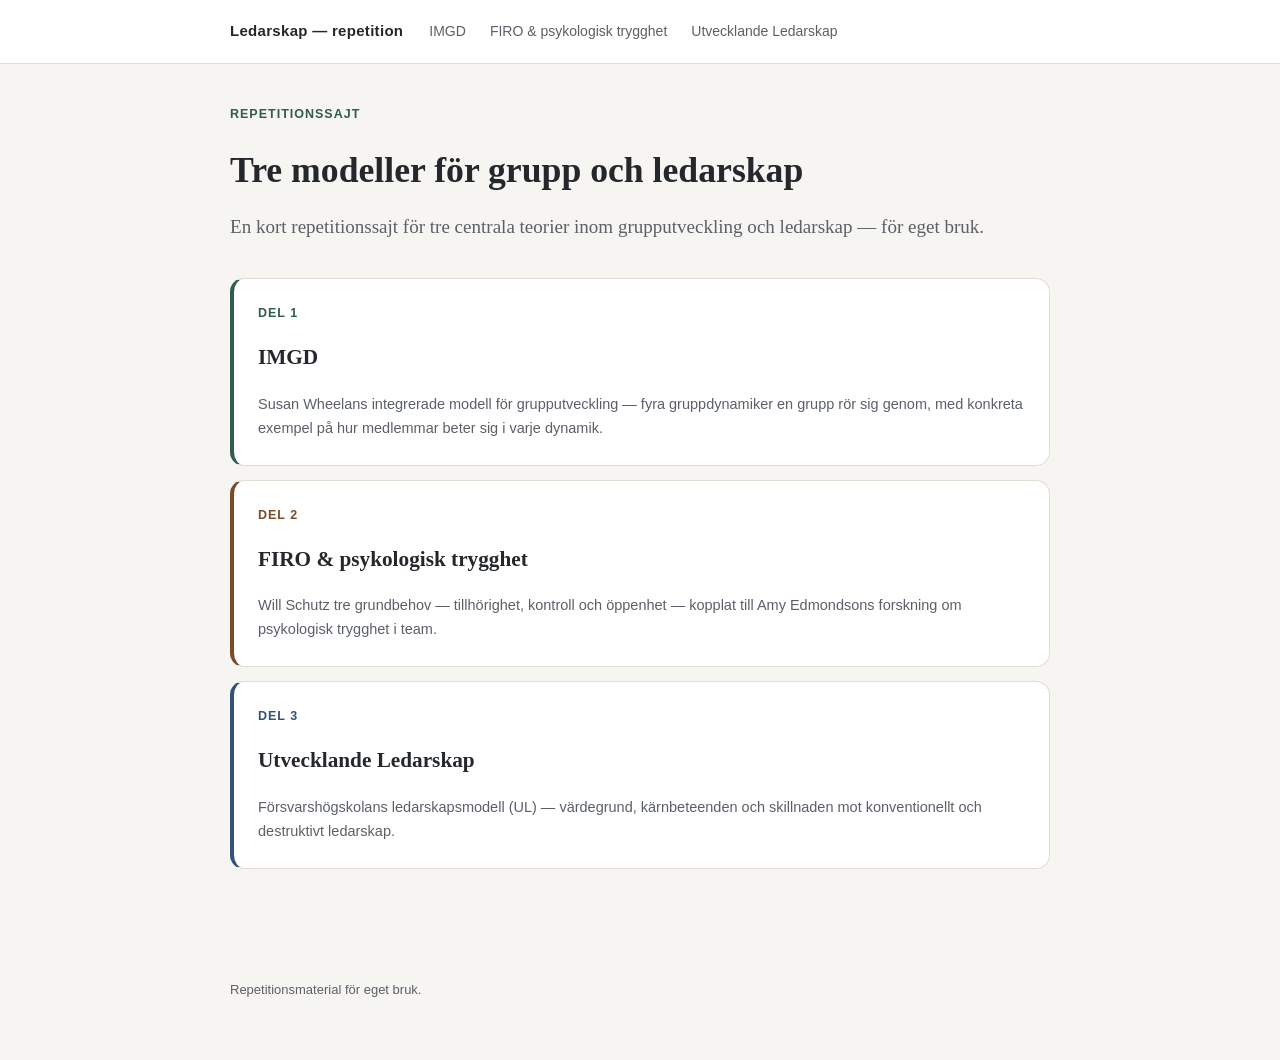
<file: index.html>
<!DOCTYPE html>
<html lang="sv">
<head>
<meta charset="UTF-8">
<meta name="viewport" content="width=device-width, initial-scale=1.0">
<title>Ledarskap – repetition</title>
<meta name="robots" content="noindex, nofollow, noarchive">
<link rel="stylesheet" href="style.css">
</head>
<body>
<header class="site-header">
  <nav>
    <a class="brand" href="index.html">Ledarskap — repetition</a>
    <a class="nav-link" href="imgd.html">IMGD</a>
    <a class="nav-link" href="firo.html">FIRO & psykologisk trygghet</a>
    <a class="nav-link" href="utvecklande-ledarskap.html">Utvecklande Ledarskap</a>
  </nav>
</header>

<main>
  <div class="kicker">Repetitionssajt</div>
  <h1>Tre modeller för grupp och ledarskap</h1>
  <p class="lead">En kort repetitionssajt för tre centrala teorier inom grupputveckling och ledarskap — för eget bruk.</p>

  <div class="grid home-cards" style="margin-top:36px;">
    <a href="imgd.html">
      <div class="home-card" style="border-left:4px solid var(--imgd);">
        <div class="kicker" style="color:var(--imgd);">Del 1</div>
        <h2>IMGD</h2>
        <p>Susan Wheelans integrerade modell för grupputveckling — fyra gruppdynamiker en grupp rör sig genom, med konkreta exempel på hur medlemmar beter sig i varje dynamik.</p>
      </div>
    </a>
    <a href="firo.html">
      <div class="home-card" style="border-left:4px solid var(--firo);">
        <div class="kicker" style="color:var(--firo);">Del 2</div>
        <h2>FIRO &amp; psykologisk trygghet</h2>
        <p>Will Schutz tre grundbehov — tillhörighet, kontroll och öppenhet — kopplat till Amy Edmondsons forskning om psykologisk trygghet i team.</p>
      </div>
    </a>
    <a href="utvecklande-ledarskap.html">
      <div class="home-card" style="border-left:4px solid var(--ul);">
        <div class="kicker" style="color:var(--ul);">Del 3</div>
        <h2>Utvecklande Ledarskap</h2>
        <p>Försvarshögskolans ledarskapsmodell (UL) — värdegrund, kärnbeteenden och skillnaden mot konventionellt och destruktivt ledarskap.</p>
      </div>
    </a>
  </div>
</main>

<footer class="site-footer">
  Repetitionsmaterial för eget bruk.
</footer>
</body>
</html>
</file>
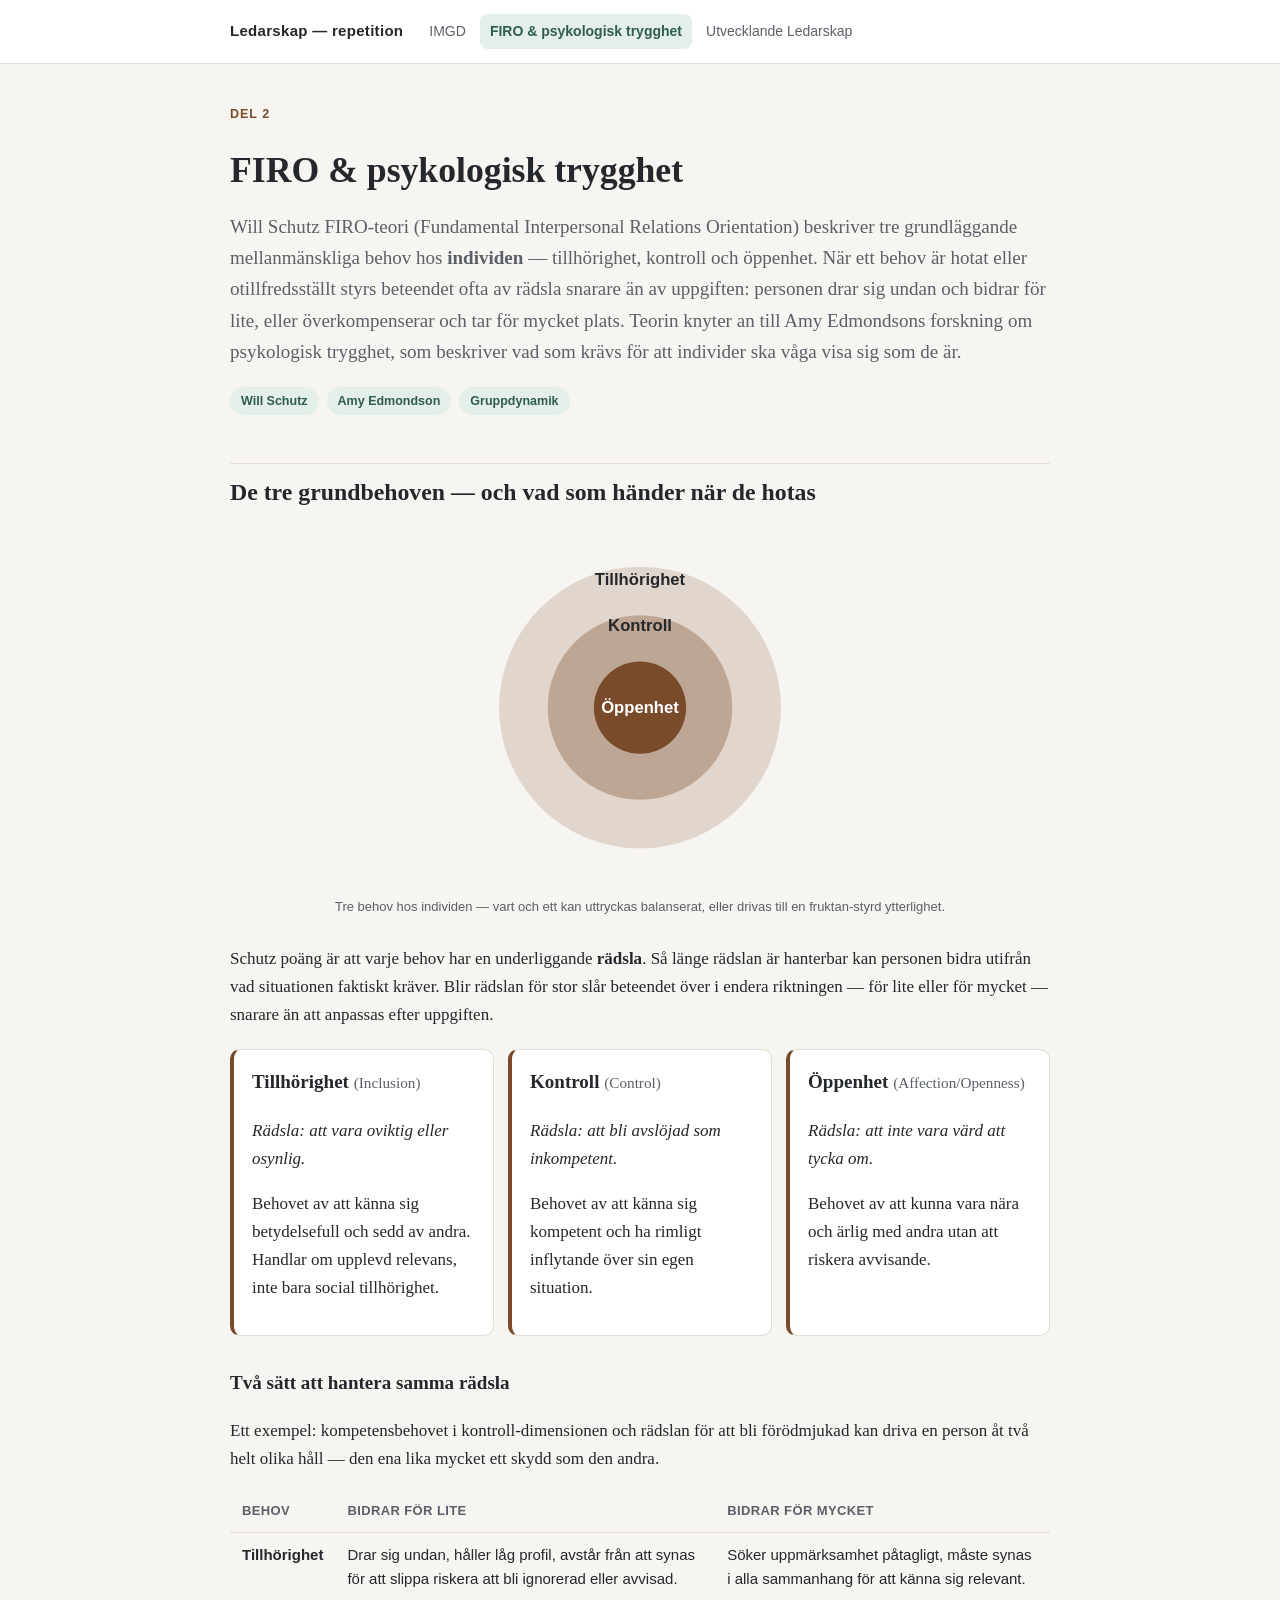
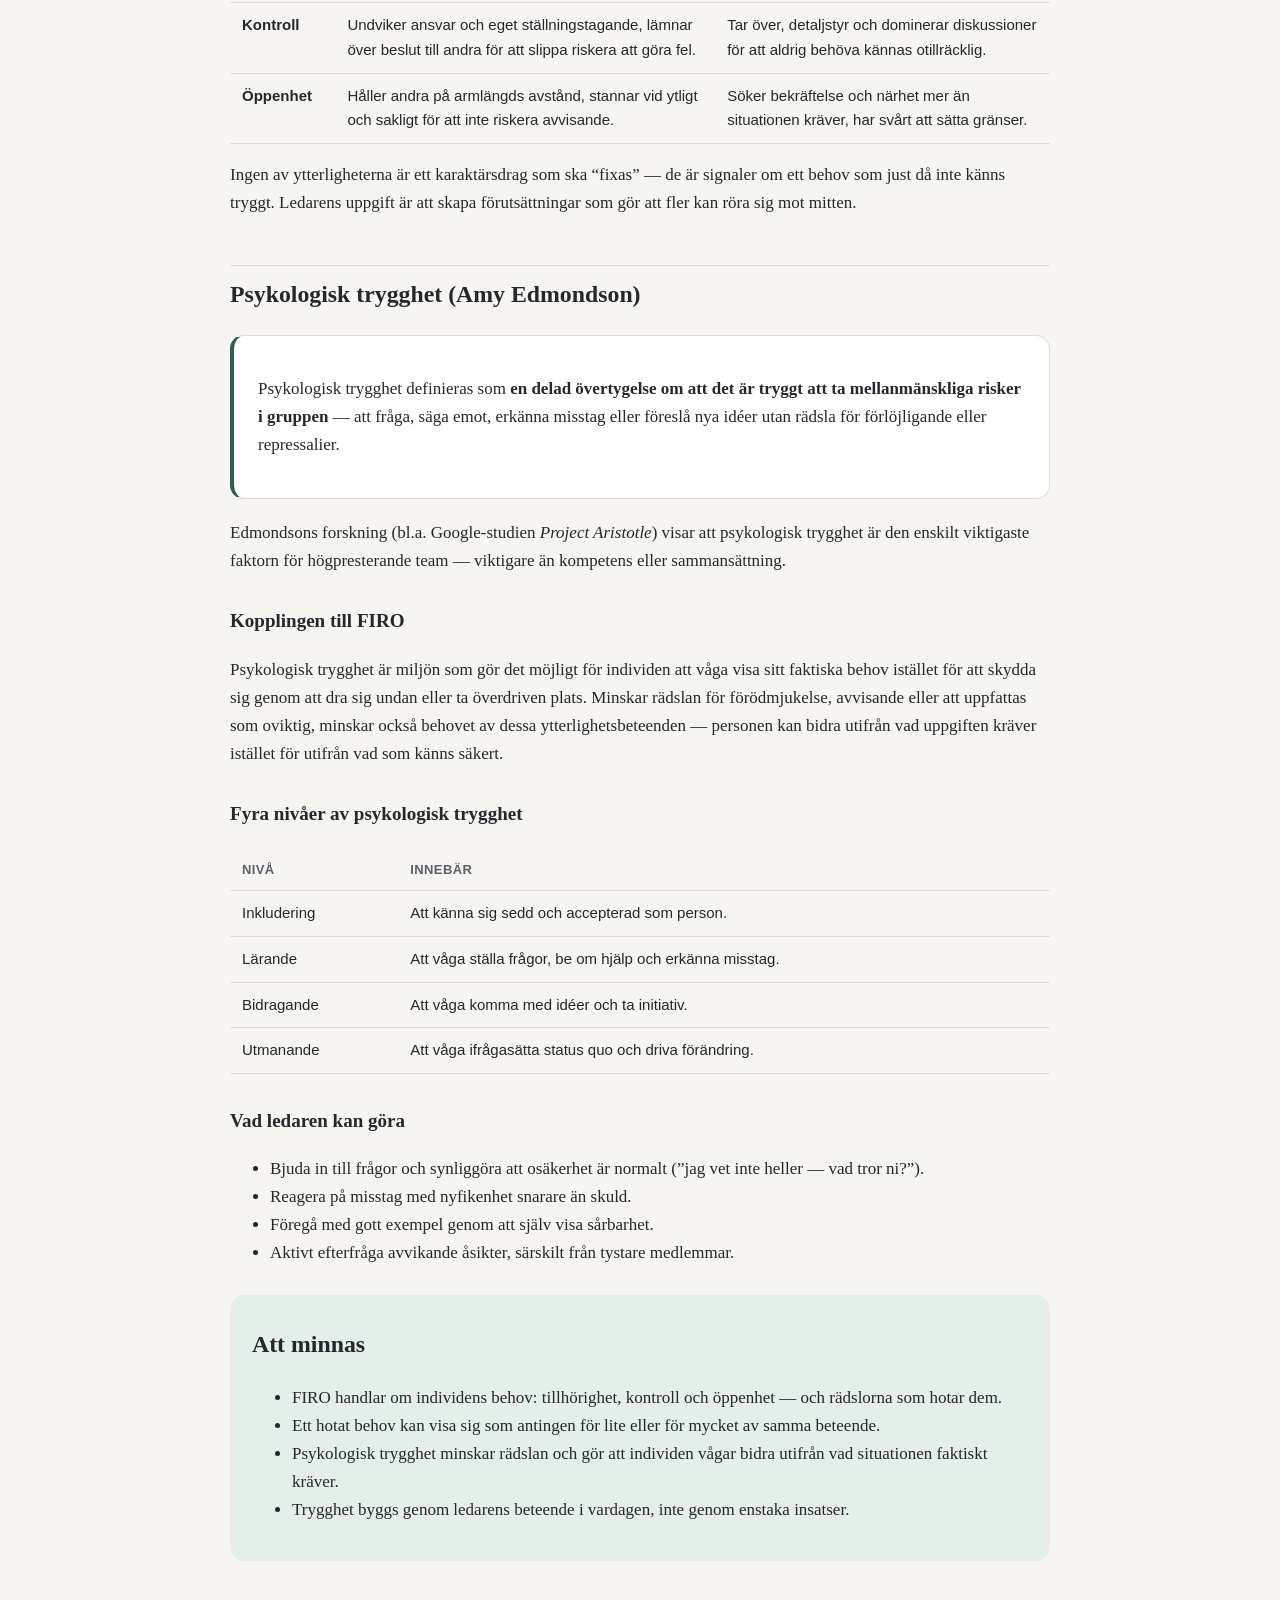
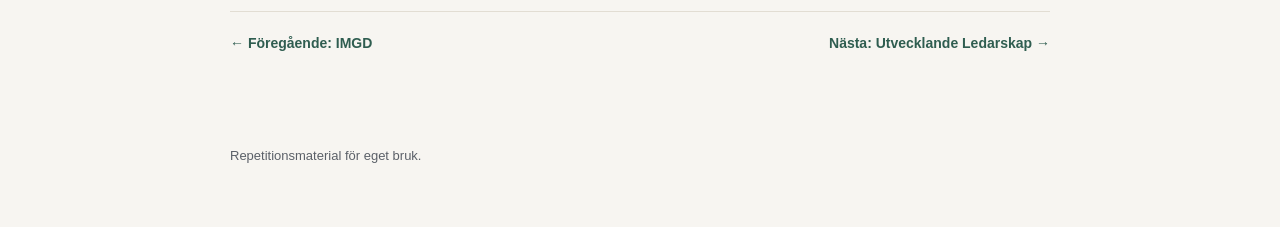
<file: firo.html>
<!DOCTYPE html>
<html lang="sv">
<head>
<meta charset="UTF-8">
<meta name="viewport" content="width=device-width, initial-scale=1.0">
<title>FIRO & psykologisk trygghet – repetition</title>
<meta name="robots" content="noindex, nofollow, noarchive">
<link rel="stylesheet" href="style.css">
</head>
<body>
<header class="site-header">
  <nav>
    <a class="brand" href="index.html">Ledarskap — repetition</a>
    <a class="nav-link" href="imgd.html">IMGD</a>
    <a class="nav-link active" href="firo.html">FIRO & psykologisk trygghet</a>
    <a class="nav-link" href="utvecklande-ledarskap.html">Utvecklande Ledarskap</a>
  </nav>
</header>

<main>
  <div class="kicker" style="color:var(--firo);">Del 2</div>
  <h1>FIRO &amp; psykologisk trygghet</h1>
  <p class="lead">Will Schutz FIRO-teori (Fundamental Interpersonal Relations Orientation) beskriver tre grundläggande mellanmänskliga behov hos <strong>individen</strong> — tillhörighet, kontroll och öppenhet. När ett behov är hotat eller otillfredsställt styrs beteendet ofta av rädsla snarare än av uppgiften: personen drar sig undan och bidrar för lite, eller överkompenserar och tar för mycket plats. Teorin knyter an till Amy Edmondsons forskning om psykologisk trygghet, som beskriver vad som krävs för att individer ska våga visa sig som de är.</p>

  <div class="pill-row">
    <span class="pill">Will Schutz</span>
    <span class="pill">Amy Edmondson</span>
    <span class="pill">Gruppdynamik</span>
  </div>

  <h2>De tre grundbehoven — och vad som händer när de hotas</h2>
  <div class="diagram">
    <svg viewBox="0 0 640 260" xmlns="http://www.w3.org/2000/svg" role="img" aria-label="Tre koncentriska cirklar: tillhörighet, kontroll, öppenhet">
      <circle cx="320" cy="130" r="110" fill="var(--firo)" opacity="0.18"></circle>
      <circle cx="320" cy="130" r="72" fill="var(--firo)" opacity="0.35"></circle>
      <circle cx="320" cy="130" r="36" fill="var(--firo)"></circle>
      <text x="320" y="134" text-anchor="middle" font-size="13" fill="#fff" font-family="sans-serif" font-weight="bold">Öppenhet</text>
      <text x="320" y="70" text-anchor="middle" font-size="13" fill="var(--text)" font-family="sans-serif" font-weight="bold">Kontroll</text>
      <text x="320" y="34" text-anchor="middle" font-size="13" fill="var(--text)" font-family="sans-serif" font-weight="bold">Tillhörighet</text>
    </svg>
    <p style="font-size:13px; color:var(--text-muted); font-family:sans-serif;">Tre behov hos individen — vart och ett kan uttryckas balanserat, eller drivas till en fruktan-styrd ytterlighet.</p>
  </div>

  <p>Schutz poäng är att varje behov har en underliggande <strong>rädsla</strong>. Så länge rädslan är hanterbar kan personen bidra utifrån vad situationen faktiskt kräver. Blir rädslan för stor slår beteendet över i endera riktningen — för lite eller för mycket — snarare än att anpassas efter uppgiften.</p>

  <div class="grid cols-3">
    <div class="stage" style="border-left-color:var(--firo);">
      <h3>Tillhörighet <span style="font-weight:400;color:var(--text-muted);font-size:0.8em;">(Inclusion)</span></h3>
      <p><em>Rädsla: att vara oviktig eller osynlig.</em></p>
      <p>Behovet av att känna sig betydelsefull och sedd av andra. Handlar om upplevd relevans, inte bara social tillhörighet.</p>
    </div>
    <div class="stage" style="border-left-color:var(--firo);">
      <h3>Kontroll <span style="font-weight:400;color:var(--text-muted);font-size:0.8em;">(Control)</span></h3>
      <p><em>Rädsla: att bli avslöjad som inkompetent.</em></p>
      <p>Behovet av att känna sig kompetent och ha rimligt inflytande över sin egen situation.</p>
    </div>
    <div class="stage" style="border-left-color:var(--firo);">
      <h3>Öppenhet <span style="font-weight:400;color:var(--text-muted);font-size:0.8em;">(Affection/Openness)</span></h3>
      <p><em>Rädsla: att inte vara värd att tycka om.</em></p>
      <p>Behovet av att kunna vara nära och ärlig med andra utan att riskera avvisande.</p>
    </div>
  </div>

  <h3>Två sätt att hantera samma rädsla</h3>
  <p>Ett exempel: kompetensbehovet i kontroll-dimensionen och rädslan för att bli förödmjukad kan driva en person åt två helt olika håll — den ena lika mycket ett skydd som den andra.</p>
  <table>
    <tr><th>Behov</th><th>Bidrar för lite</th><th>Bidrar för mycket</th></tr>
    <tr>
      <td><strong>Tillhörighet</strong></td>
      <td>Drar sig undan, håller låg profil, avstår från att synas för att slippa riskera att bli ignorerad eller avvisad.</td>
      <td>Söker uppmärksamhet påtagligt, måste synas i alla sammanhang för att känna sig relevant.</td>
    </tr>
    <tr>
      <td><strong>Kontroll</strong></td>
      <td>Undviker ansvar och eget ställningstagande, lämnar över beslut till andra för att slippa riskera att göra fel.</td>
      <td>Tar över, detaljstyr och dominerar diskussioner för att aldrig behöva kännas otillräcklig.</td>
    </tr>
    <tr>
      <td><strong>Öppenhet</strong></td>
      <td>Håller andra på armlängds avstånd, stannar vid ytligt och sakligt för att inte riskera avvisande.</td>
      <td>Söker bekräftelse och närhet mer än situationen kräver, har svårt att sätta gränser.</td>
    </tr>
  </table>
  <p>Ingen av ytterligheterna är ett karaktärsdrag som ska “fixas” — de är signaler om ett behov som just då inte känns tryggt. Ledarens uppgift är att skapa förutsättningar som gör att fler kan röra sig mot mitten.</p>

  <h2>Psykologisk trygghet (Amy Edmondson)</h2>
  <div class="card accent">
    <p>Psykologisk trygghet definieras som <strong>en delad övertygelse om att det är tryggt att ta mellanmänskliga risker i gruppen</strong> — att fråga, säga emot, erkänna misstag eller föreslå nya idéer utan rädsla för förlöjligande eller repressalier.</p>
  </div>

  <p>Edmondsons forskning (bl.a. Google-studien <em>Project Aristotle</em>) visar att psykologisk trygghet är den enskilt viktigaste faktorn för högpresterande team — viktigare än kompetens eller sammansättning.</p>

  <h3>Kopplingen till FIRO</h3>
  <p>Psykologisk trygghet är miljön som gör det möjligt för individen att våga visa sitt faktiska behov istället för att skydda sig genom att dra sig undan eller ta överdriven plats. Minskar rädslan för förödmjukelse, avvisande eller att uppfattas som oviktig, minskar också behovet av dessa ytterlighetsbeteenden — personen kan bidra utifrån vad uppgiften kräver istället för utifrån vad som känns säkert.</p>

  <h3>Fyra nivåer av psykologisk trygghet</h3>
  <table>
    <tr><th>Nivå</th><th>Innebär</th></tr>
    <tr><td>Inkludering</td><td>Att känna sig sedd och accepterad som person.</td></tr>
    <tr><td>Lärande</td><td>Att våga ställa frågor, be om hjälp och erkänna misstag.</td></tr>
    <tr><td>Bidragande</td><td>Att våga komma med idéer och ta initiativ.</td></tr>
    <tr><td>Utmanande</td><td>Att våga ifrågasätta status quo och driva förändring.</td></tr>
  </table>

  <h3>Vad ledaren kan göra</h3>
  <ul>
    <li>Bjuda in till frågor och synliggöra att osäkerhet är normalt (”jag vet inte heller — vad tror ni?”).</li>
    <li>Reagera på misstag med nyfikenhet snarare än skuld.</li>
    <li>Föregå med gott exempel genom att själv visa sårbarhet.</li>
    <li>Aktivt efterfråga avvikande åsikter, särskilt från tystare medlemmar.</li>
  </ul>

  <div class="summary-box">
    <h2>Att minnas</h2>
    <ul>
      <li>FIRO handlar om individens behov: tillhörighet, kontroll och öppenhet — och rädslorna som hotar dem.</li>
      <li>Ett hotat behov kan visa sig som antingen för lite eller för mycket av samma beteende.</li>
      <li>Psykologisk trygghet minskar rädslan och gör att individen vågar bidra utifrån vad situationen faktiskt kräver.</li>
      <li>Trygghet byggs genom ledarens beteende i vardagen, inte genom enstaka insatser.</li>
    </ul>
  </div>

  <div class="section-nav">
    <a href="imgd.html">← Föregående: IMGD</a>
    <a href="utvecklande-ledarskap.html">Nästa: Utvecklande Ledarskap →</a>
  </div>
</main>

<footer class="site-footer">Repetitionsmaterial för eget bruk.</footer>
</body>
</html>
</file>
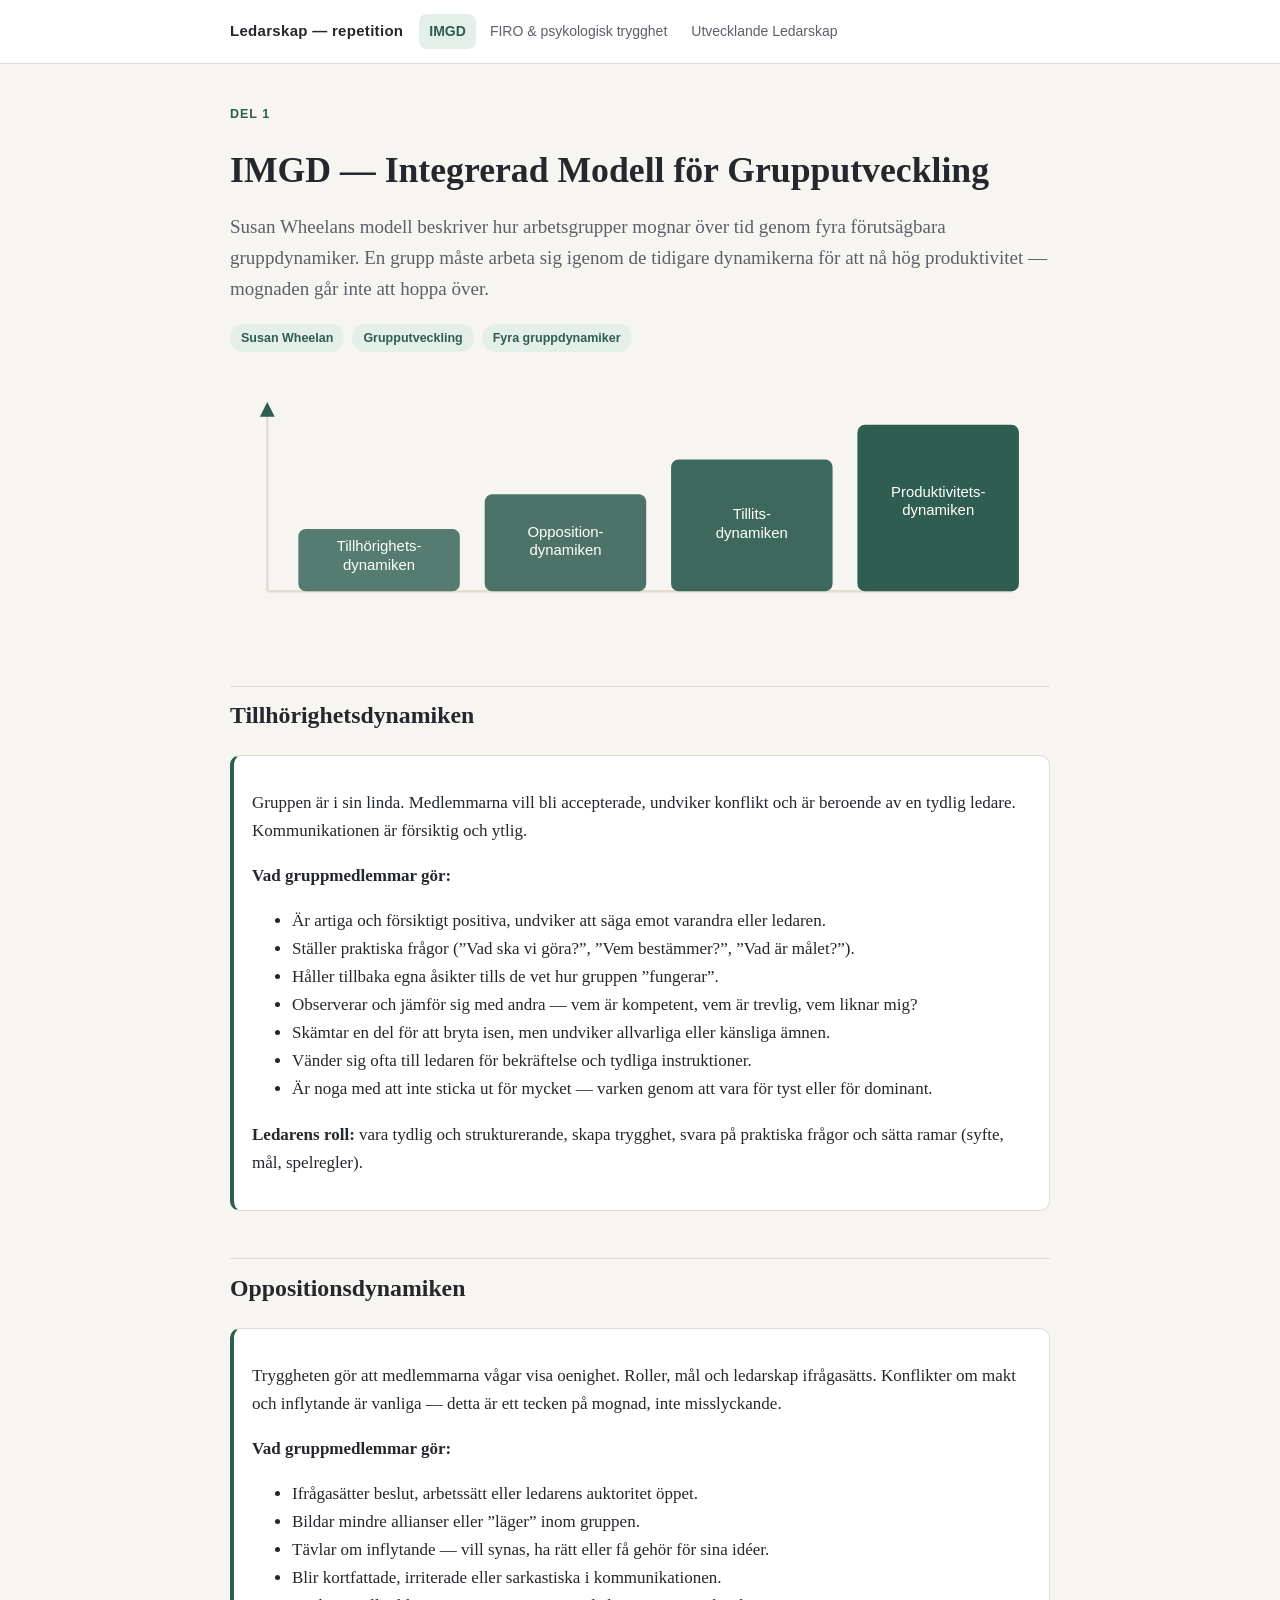
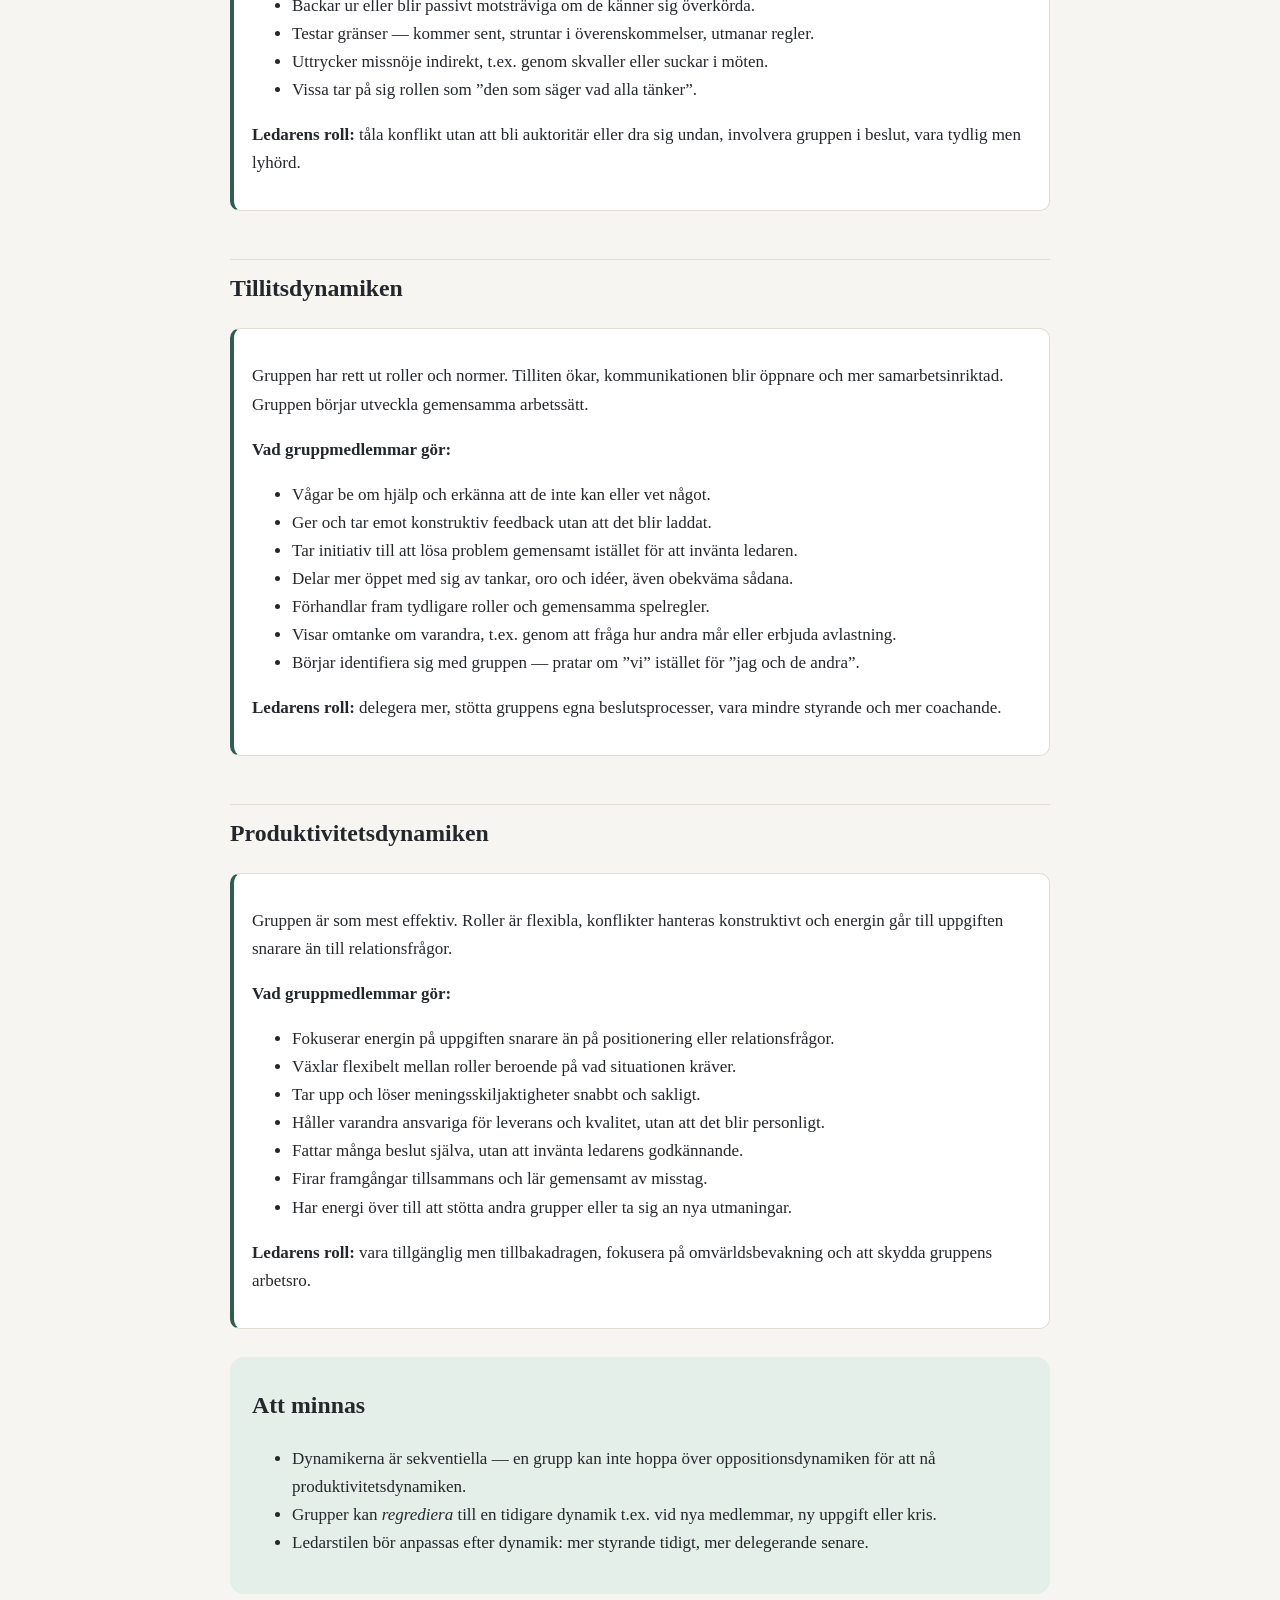
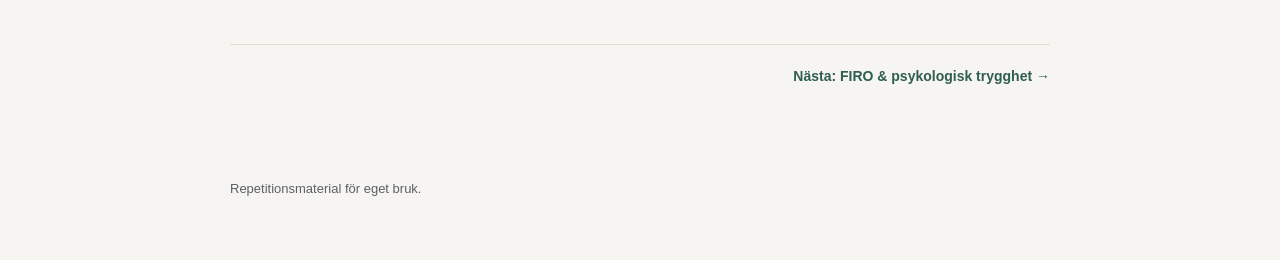
<file: imgd.html>
<!DOCTYPE html>
<html lang="sv">
<head>
<meta charset="UTF-8">
<meta name="viewport" content="width=device-width, initial-scale=1.0">
<title>IMGD – repetition</title>
<meta name="robots" content="noindex, nofollow, noarchive">
<link rel="stylesheet" href="style.css">
</head>
<body>
<header class="site-header">
  <nav>
    <a class="brand" href="index.html">Ledarskap — repetition</a>
    <a class="nav-link active" href="imgd.html">IMGD</a>
    <a class="nav-link" href="firo.html">FIRO & psykologisk trygghet</a>
    <a class="nav-link" href="utvecklande-ledarskap.html">Utvecklande Ledarskap</a>
  </nav>
</header>

<main>
  <div class="kicker" style="color:var(--imgd);">Del 1</div>
  <h1>IMGD — Integrerad Modell för Grupputveckling</h1>
  <p class="lead">Susan Wheelans modell beskriver hur arbetsgrupper mognar över tid genom fyra förutsägbara gruppdynamiker. En grupp måste arbeta sig igenom de tidigare dynamikerna för att nå hög produktivitet — mognaden går inte att hoppa över.</p>

  <div class="pill-row">
    <span class="pill">Susan Wheelan</span>
    <span class="pill">Grupputveckling</span>
    <span class="pill">Fyra gruppdynamiker</span>
  </div>

  <div class="diagram">
    <svg viewBox="0 0 660 200" xmlns="http://www.w3.org/2000/svg" role="img" aria-label="Fyra gruppdynamiker i IMGD som en stigande trappa">
      <defs>
        <marker id="arrow" viewBox="0 0 10 10" refX="8" refY="5" markerWidth="6" markerHeight="6" orient="auto-start-reverse">
          <path d="M0,0 L10,5 L0,10 z" fill="var(--imgd)"></path>
        </marker>
      </defs>
      <line x1="30" y1="170" x2="630" y2="170" stroke="var(--border)" stroke-width="2"></line>
      <line x1="30" y1="170" x2="30" y2="20" stroke="var(--border)" stroke-width="2" marker-end="url(#arrow)"></line>

      <rect x="55" y="120" width="130" height="50" rx="6" fill="var(--imgd)" opacity="0.8"></rect>
      <text x="120" y="138" text-anchor="middle" font-size="12" fill="#fff" font-family="sans-serif">Tillhörighets-</text>
      <text x="120" y="153" text-anchor="middle" font-size="12" fill="#fff" font-family="sans-serif">dynamiken</text>

      <rect x="205" y="92" width="130" height="78" rx="6" fill="var(--imgd)" opacity="0.85"></rect>
      <text x="270" y="126" text-anchor="middle" font-size="12" fill="#fff" font-family="sans-serif">Opposition-</text>
      <text x="270" y="141" text-anchor="middle" font-size="12" fill="#fff" font-family="sans-serif">dynamiken</text>

      <rect x="355" y="64" width="130" height="106" rx="6" fill="var(--imgd)" opacity="0.92"></rect>
      <text x="420" y="112" text-anchor="middle" font-size="12" fill="#fff" font-family="sans-serif">Tillits-</text>
      <text x="420" y="127" text-anchor="middle" font-size="12" fill="#fff" font-family="sans-serif">dynamiken</text>

      <rect x="505" y="36" width="130" height="134" rx="6" fill="var(--imgd)"></rect>
      <text x="570" y="94" text-anchor="middle" font-size="12" fill="#fff" font-family="sans-serif">Produktivitets-</text>
      <text x="570" y="109" text-anchor="middle" font-size="12" fill="#fff" font-family="sans-serif">dynamiken</text>
    </svg>
  </div>

  <h2>Tillhörighetsdynamiken</h2>
  <div class="stage">
    <p>Gruppen är i sin linda. Medlemmarna vill bli accepterade, undviker konflikt och är beroende av en tydlig ledare. Kommunikationen är försiktig och ytlig.</p>
    <p><strong>Vad gruppmedlemmar gör:</strong></p>
    <ul>
      <li>Är artiga och försiktigt positiva, undviker att säga emot varandra eller ledaren.</li>
      <li>Ställer praktiska frågor (”Vad ska vi göra?”, ”Vem bestämmer?”, ”Vad är målet?”).</li>
      <li>Håller tillbaka egna åsikter tills de vet hur gruppen ”fungerar”.</li>
      <li>Observerar och jämför sig med andra — vem är kompetent, vem är trevlig, vem liknar mig?</li>
      <li>Skämtar en del för att bryta isen, men undviker allvarliga eller känsliga ämnen.</li>
      <li>Vänder sig ofta till ledaren för bekräftelse och tydliga instruktioner.</li>
      <li>Är noga med att inte sticka ut för mycket — varken genom att vara för tyst eller för dominant.</li>
    </ul>
    <p><strong>Ledarens roll:</strong> vara tydlig och strukturerande, skapa trygghet, svara på praktiska frågor och sätta ramar (syfte, mål, spelregler).</p>
  </div>

  <h2>Oppositionsdynamiken</h2>
  <div class="stage">
    <p>Tryggheten gör att medlemmarna vågar visa oenighet. Roller, mål och ledarskap ifrågasätts. Konflikter om makt och inflytande är vanliga — detta är ett tecken på mognad, inte misslyckande.</p>
    <p><strong>Vad gruppmedlemmar gör:</strong></p>
    <ul>
      <li>Ifrågasätter beslut, arbetssätt eller ledarens auktoritet öppet.</li>
      <li>Bildar mindre allianser eller ”läger” inom gruppen.</li>
      <li>Tävlar om inflytande — vill synas, ha rätt eller få gehör för sina idéer.</li>
      <li>Blir kortfattade, irriterade eller sarkastiska i kommunikationen.</li>
      <li>Backar ur eller blir passivt motsträviga om de känner sig överkörda.</li>
      <li>Testar gränser — kommer sent, struntar i överenskommelser, utmanar regler.</li>
      <li>Uttrycker missnöje indirekt, t.ex. genom skvaller eller suckar i möten.</li>
      <li>Vissa tar på sig rollen som ”den som säger vad alla tänker”.</li>
    </ul>
    <p><strong>Ledarens roll:</strong> tåla konflikt utan att bli auktoritär eller dra sig undan, involvera gruppen i beslut, vara tydlig men lyhörd.</p>
  </div>

  <h2>Tillitsdynamiken</h2>
  <div class="stage">
    <p>Gruppen har rett ut roller och normer. Tilliten ökar, kommunikationen blir öppnare och mer samarbetsinriktad. Gruppen börjar utveckla gemensamma arbetssätt.</p>
    <p><strong>Vad gruppmedlemmar gör:</strong></p>
    <ul>
      <li>Vågar be om hjälp och erkänna att de inte kan eller vet något.</li>
      <li>Ger och tar emot konstruktiv feedback utan att det blir laddat.</li>
      <li>Tar initiativ till att lösa problem gemensamt istället för att invänta ledaren.</li>
      <li>Delar mer öppet med sig av tankar, oro och idéer, även obekväma sådana.</li>
      <li>Förhandlar fram tydligare roller och gemensamma spelregler.</li>
      <li>Visar omtanke om varandra, t.ex. genom att fråga hur andra mår eller erbjuda avlastning.</li>
      <li>Börjar identifiera sig med gruppen — pratar om ”vi” istället för ”jag och de andra”.</li>
    </ul>
    <p><strong>Ledarens roll:</strong> delegera mer, stötta gruppens egna beslutsprocesser, vara mindre styrande och mer coachande.</p>
  </div>

  <h2>Produktivitetsdynamiken</h2>
  <div class="stage">
    <p>Gruppen är som mest effektiv. Roller är flexibla, konflikter hanteras konstruktivt och energin går till uppgiften snarare än till relationsfrågor.</p>
    <p><strong>Vad gruppmedlemmar gör:</strong></p>
    <ul>
      <li>Fokuserar energin på uppgiften snarare än på positionering eller relationsfrågor.</li>
      <li>Växlar flexibelt mellan roller beroende på vad situationen kräver.</li>
      <li>Tar upp och löser meningsskiljaktigheter snabbt och sakligt.</li>
      <li>Håller varandra ansvariga för leverans och kvalitet, utan att det blir personligt.</li>
      <li>Fattar många beslut själva, utan att invänta ledarens godkännande.</li>
      <li>Firar framgångar tillsammans och lär gemensamt av misstag.</li>
      <li>Har energi över till att stötta andra grupper eller ta sig an nya utmaningar.</li>
    </ul>
    <p><strong>Ledarens roll:</strong> vara tillgänglig men tillbakadragen, fokusera på omvärldsbevakning och att skydda gruppens arbetsro.</p>
  </div>

  <div class="summary-box">
    <h2>Att minnas</h2>
    <ul>
      <li>Dynamikerna är sekventiella — en grupp kan inte hoppa över oppositionsdynamiken för att nå produktivitetsdynamiken.</li>
      <li>Grupper kan <em>regrediera</em> till en tidigare dynamik t.ex. vid nya medlemmar, ny uppgift eller kris.</li>
      <li>Ledarstilen bör anpassas efter dynamik: mer styrande tidigt, mer delegerande senare.</li>
    </ul>
  </div>

  <div class="section-nav">
    <span></span>
    <a href="firo.html">Nästa: FIRO & psykologisk trygghet →</a>
  </div>
</main>

<footer class="site-footer">Repetitionsmaterial för eget bruk.</footer>
</body>
</html>
</file>
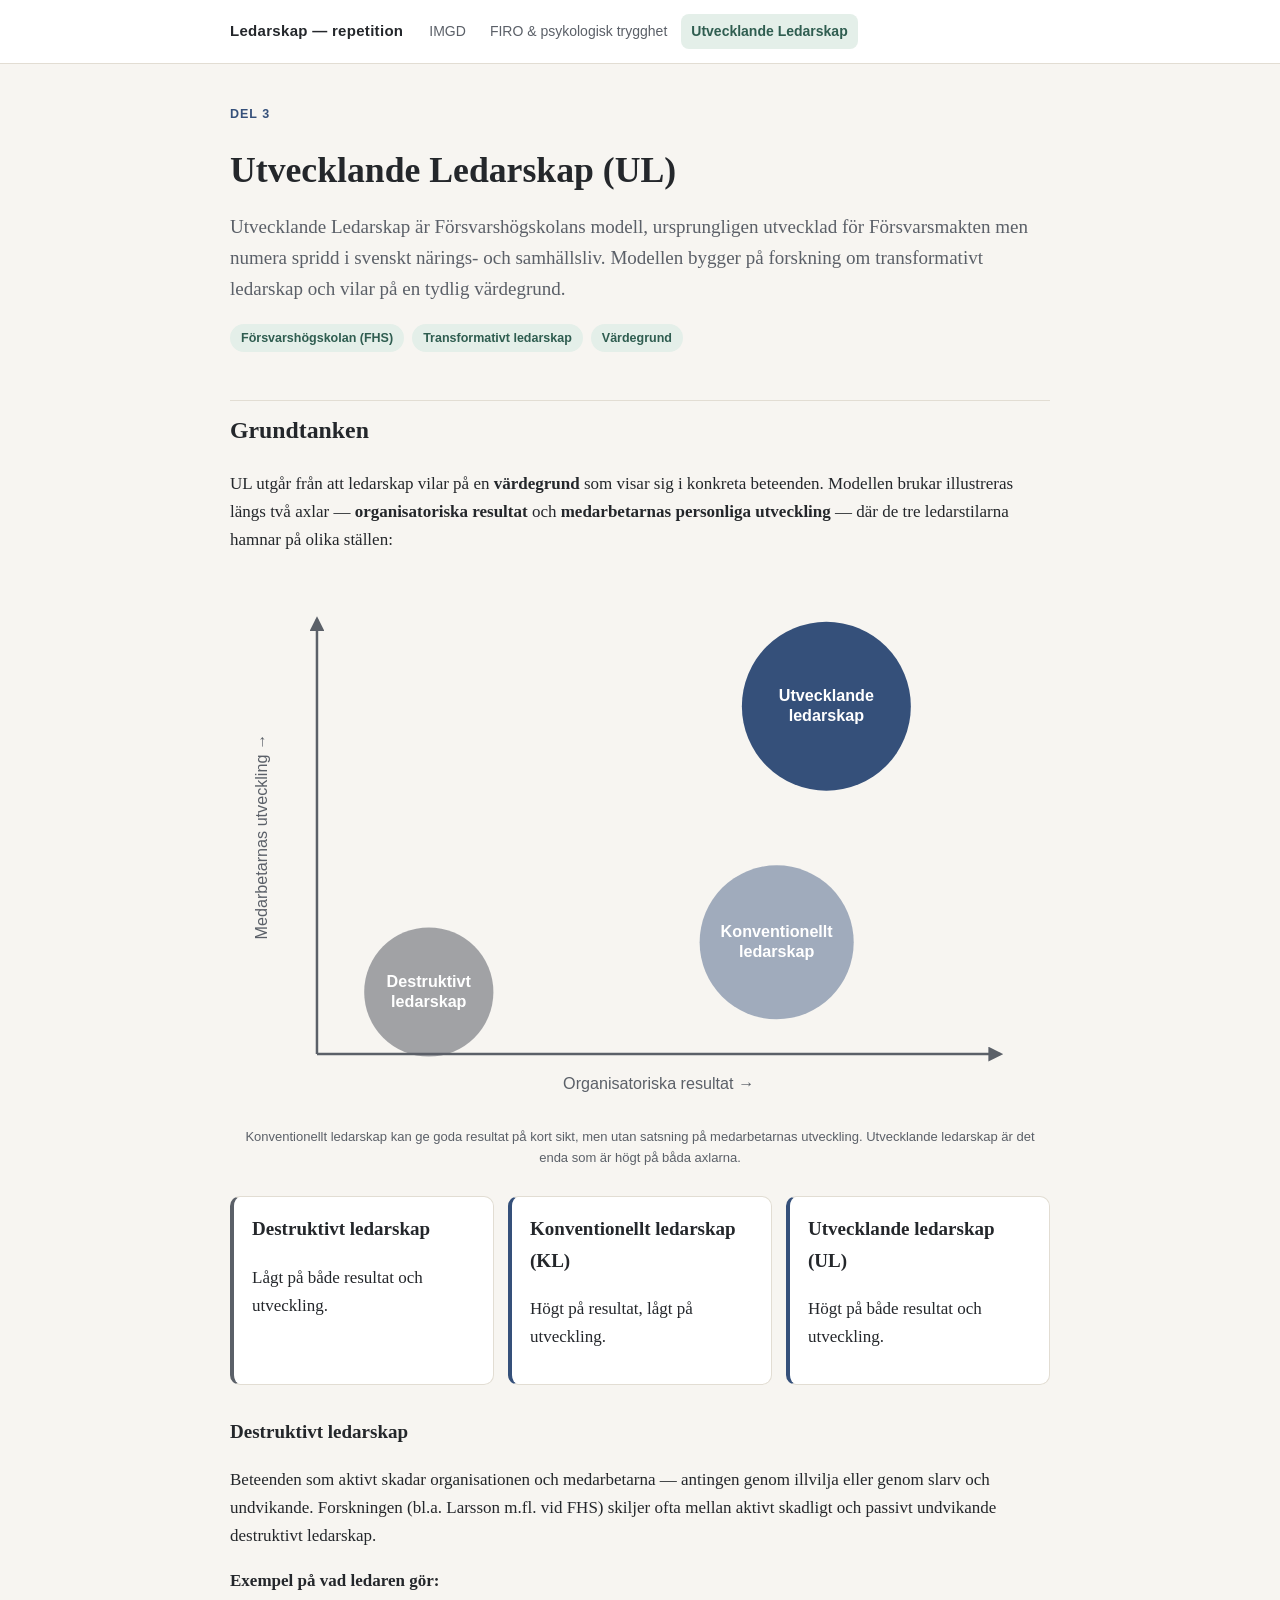
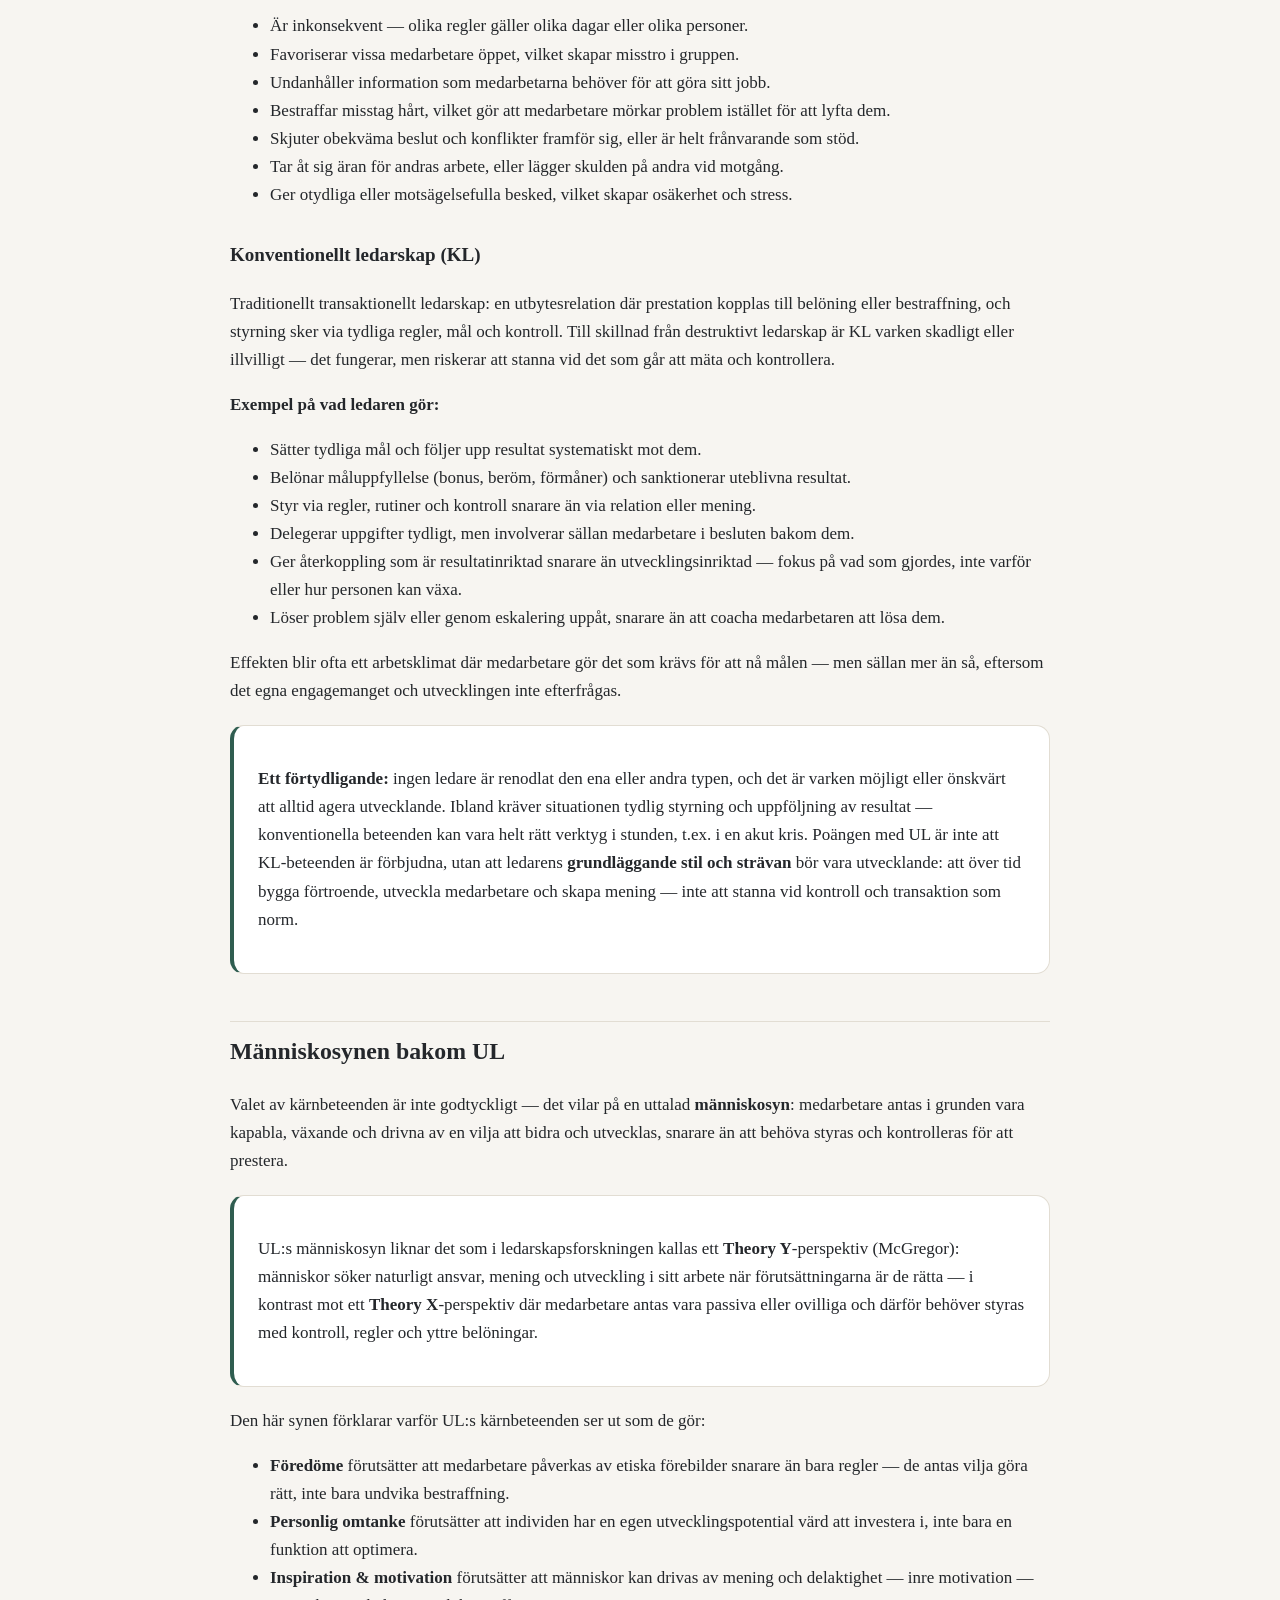
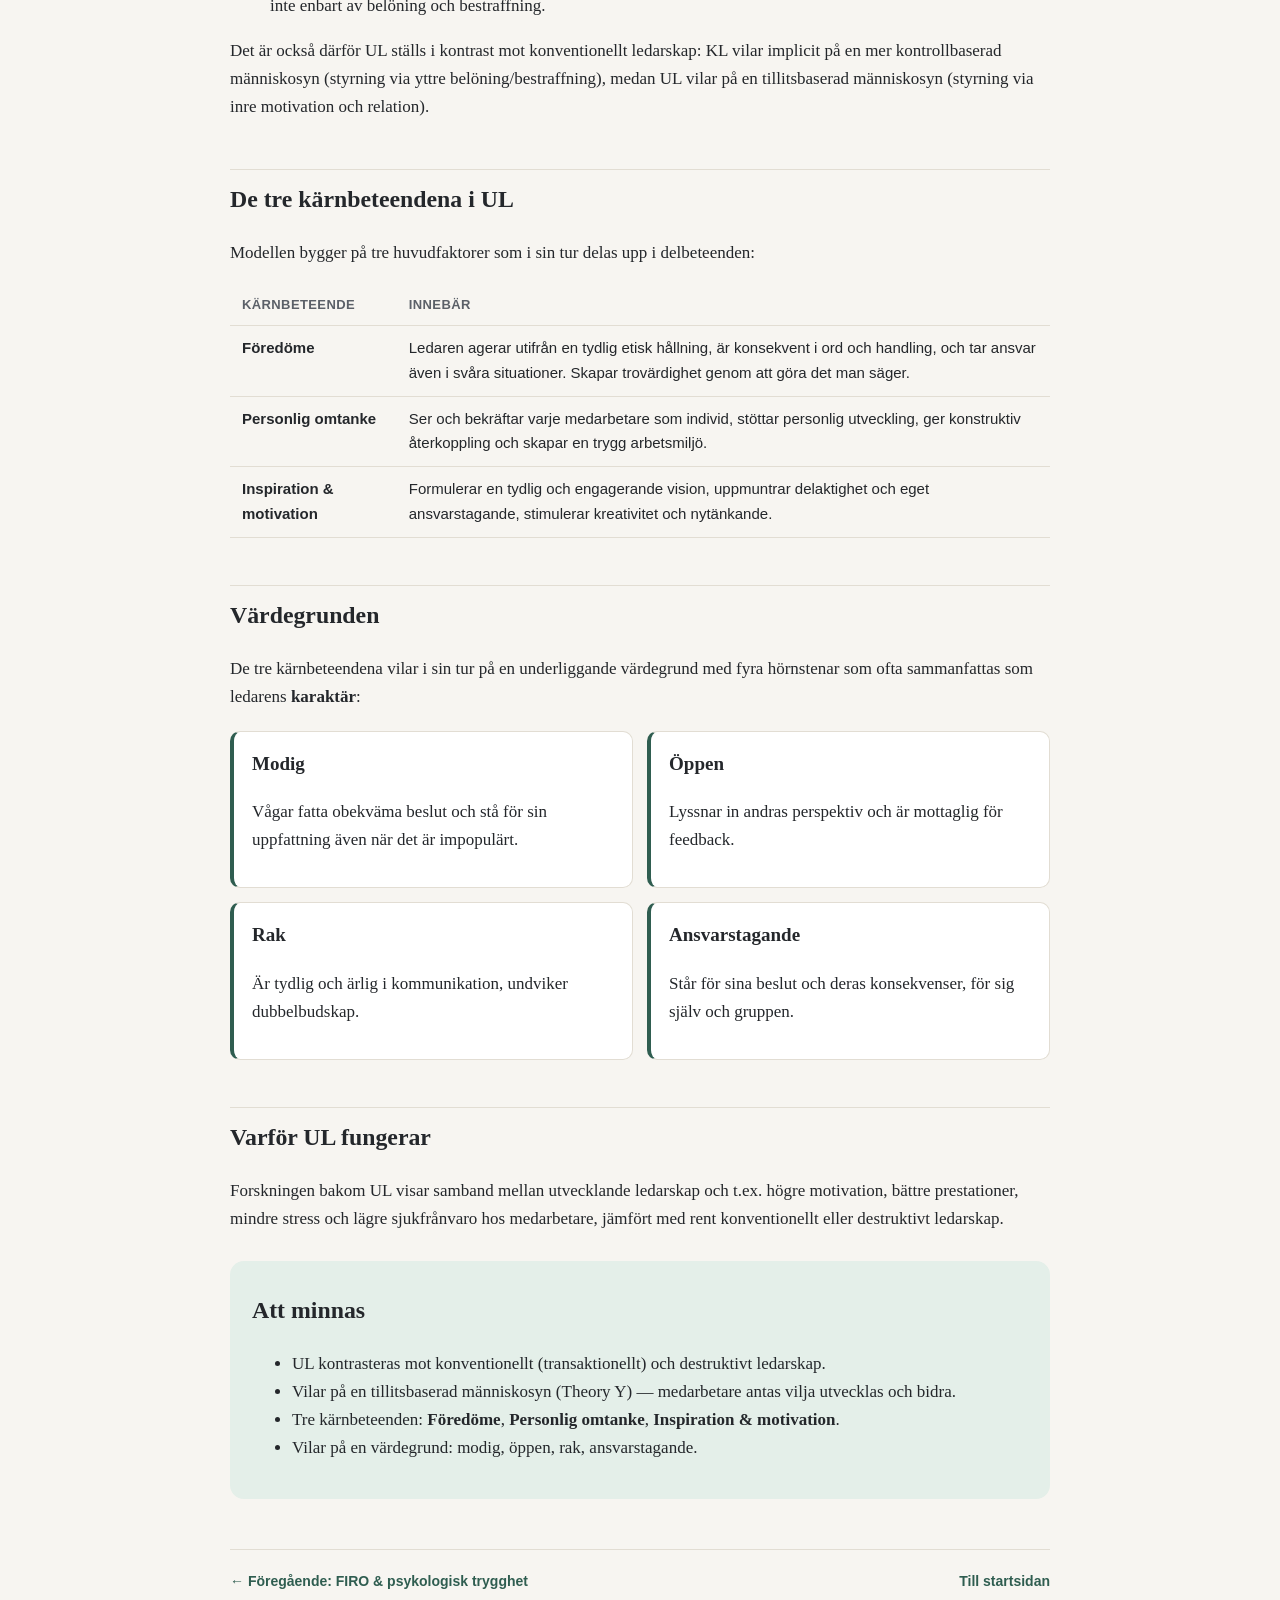
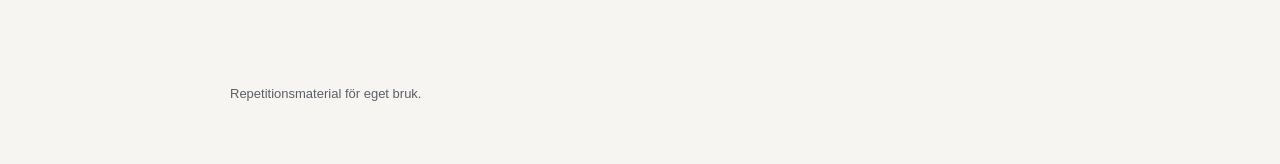
<file: utvecklande-ledarskap.html>
<!DOCTYPE html>
<html lang="sv">
<head>
<meta charset="UTF-8">
<meta name="viewport" content="width=device-width, initial-scale=1.0">
<title>Utvecklande Ledarskap – repetition</title>
<meta name="robots" content="noindex, nofollow, noarchive">
<link rel="stylesheet" href="style.css">
</head>
<body>
<header class="site-header">
  <nav>
    <a class="brand" href="index.html">Ledarskap — repetition</a>
    <a class="nav-link" href="imgd.html">IMGD</a>
    <a class="nav-link" href="firo.html">FIRO & psykologisk trygghet</a>
    <a class="nav-link active" href="utvecklande-ledarskap.html">Utvecklande Ledarskap</a>
  </nav>
</header>

<main>
  <div class="kicker" style="color:var(--ul);">Del 3</div>
  <h1>Utvecklande Ledarskap (UL)</h1>
  <p class="lead">Utvecklande Ledarskap är Försvarshögskolans modell, ursprungligen utvecklad för Försvarsmakten men numera spridd i svenskt närings- och samhällsliv. Modellen bygger på forskning om transformativt ledarskap och vilar på en tydlig värdegrund.</p>

  <div class="pill-row">
    <span class="pill">Försvarshögskolan (FHS)</span>
    <span class="pill">Transformativt ledarskap</span>
    <span class="pill">Värdegrund</span>
  </div>

  <h2>Grundtanken</h2>
  <p>UL utgår från att ledarskap vilar på en <strong>värdegrund</strong> som visar sig i konkreta beteenden. Modellen brukar illustreras längs två axlar — <strong>organisatoriska resultat</strong> och <strong>medarbetarnas personliga utveckling</strong> — där de tre ledarstilarna hamnar på olika ställen:</p>

  <div class="diagram">
    <svg viewBox="0 0 660 420" xmlns="http://www.w3.org/2000/svg" role="img" aria-label="Diagram med två axlar, organisatoriska resultat och personlig utveckling, där destruktivt ledarskap är lågt på båda, konventionellt ledarskap högt på resultat men lågt på utveckling, och utvecklande ledarskap högt på båda">
      <defs>
        <marker id="axisArrow" viewBox="0 0 10 10" refX="8" refY="5" markerWidth="6" markerHeight="6" orient="auto-start-reverse">
          <path d="M0,0 L10,5 L0,10 z" fill="var(--text-muted)"></path>
        </marker>
      </defs>

      <line x1="70" y1="380" x2="620" y2="380" stroke="var(--text-muted)" stroke-width="2" marker-end="url(#axisArrow)"></line>
      <line x1="70" y1="380" x2="70" y2="30" stroke="var(--text-muted)" stroke-width="2" marker-end="url(#axisArrow)"></line>

      <text x="345" y="408" text-anchor="middle" font-size="13" fill="var(--text-muted)" font-family="sans-serif">Organisatoriska resultat →</text>
      <text x="30" y="205" text-anchor="middle" font-size="13" fill="var(--text-muted)" font-family="sans-serif" transform="rotate(-90 30 205)">Medarbetarnas utveckling →</text>

      <circle cx="160" cy="330" r="52" fill="var(--text-muted)" opacity="0.55"></circle>
      <text x="160" y="326" text-anchor="middle" font-size="13" fill="#fff" font-family="sans-serif" font-weight="bold">Destruktivt</text>
      <text x="160" y="342" text-anchor="middle" font-size="13" fill="#fff" font-family="sans-serif" font-weight="bold">ledarskap</text>

      <circle cx="440" cy="290" r="62" fill="var(--ul)" opacity="0.45"></circle>
      <text x="440" y="286" text-anchor="middle" font-size="13" fill="#fff" font-family="sans-serif" font-weight="bold">Konventionellt</text>
      <text x="440" y="302" text-anchor="middle" font-size="13" fill="#fff" font-family="sans-serif" font-weight="bold">ledarskap</text>

      <circle cx="480" cy="100" r="68" fill="var(--ul)"></circle>
      <text x="480" y="96" text-anchor="middle" font-size="13" fill="#fff" font-family="sans-serif" font-weight="bold">Utvecklande</text>
      <text x="480" y="112" text-anchor="middle" font-size="13" fill="#fff" font-family="sans-serif" font-weight="bold">ledarskap</text>
    </svg>
    <p style="font-size:13px; color:var(--text-muted); font-family:sans-serif;">Konventionellt ledarskap kan ge goda resultat på kort sikt, men utan satsning på medarbetarnas utveckling. Utvecklande ledarskap är det enda som är högt på båda axlarna.</p>
  </div>

  <div class="grid cols-3">
    <div class="stage" style="border-left-color:var(--text-muted);">
      <h3>Destruktivt ledarskap</h3>
      <p>Lågt på både resultat och utveckling.</p>
    </div>
    <div class="stage" style="border-left-color:var(--ul);">
      <h3>Konventionellt ledarskap (KL)</h3>
      <p>Högt på resultat, lågt på utveckling.</p>
    </div>
    <div class="stage" style="border-left-color:var(--ul);">
      <h3>Utvecklande ledarskap (UL)</h3>
      <p>Högt på både resultat och utveckling.</p>
    </div>
  </div>

  <h3>Destruktivt ledarskap</h3>
  <p>Beteenden som aktivt skadar organisationen och medarbetarna — antingen genom illvilja eller genom slarv och undvikande. Forskningen (bl.a. Larsson m.fl. vid FHS) skiljer ofta mellan aktivt skadligt och passivt undvikande destruktivt ledarskap.</p>
  <p><strong>Exempel på vad ledaren gör:</strong></p>
  <ul>
    <li>Är inkonsekvent — olika regler gäller olika dagar eller olika personer.</li>
    <li>Favoriserar vissa medarbetare öppet, vilket skapar misstro i gruppen.</li>
    <li>Undanhåller information som medarbetarna behöver för att göra sitt jobb.</li>
    <li>Bestraffar misstag hårt, vilket gör att medarbetare mörkar problem istället för att lyfta dem.</li>
    <li>Skjuter obekväma beslut och konflikter framför sig, eller är helt frånvarande som stöd.</li>
    <li>Tar åt sig äran för andras arbete, eller lägger skulden på andra vid motgång.</li>
    <li>Ger otydliga eller motsägelsefulla besked, vilket skapar osäkerhet och stress.</li>
  </ul>

  <h3>Konventionellt ledarskap (KL)</h3>
  <p>Traditionellt transaktionellt ledarskap: en utbytesrelation där prestation kopplas till belöning eller bestraffning, och styrning sker via tydliga regler, mål och kontroll. Till skillnad från destruktivt ledarskap är KL varken skadligt eller illvilligt — det fungerar, men riskerar att stanna vid det som går att mäta och kontrollera.</p>
  <p><strong>Exempel på vad ledaren gör:</strong></p>
  <ul>
    <li>Sätter tydliga mål och följer upp resultat systematiskt mot dem.</li>
    <li>Belönar måluppfyllelse (bonus, beröm, förmåner) och sanktionerar uteblivna resultat.</li>
    <li>Styr via regler, rutiner och kontroll snarare än via relation eller mening.</li>
    <li>Delegerar uppgifter tydligt, men involverar sällan medarbetare i besluten bakom dem.</li>
    <li>Ger återkoppling som är resultatinriktad snarare än utvecklingsinriktad — fokus på vad som gjordes, inte varför eller hur personen kan växa.</li>
    <li>Löser problem själv eller genom eskalering uppåt, snarare än att coacha medarbetaren att lösa dem.</li>
  </ul>
  <p>Effekten blir ofta ett arbetsklimat där medarbetare gör det som krävs för att nå målen — men sällan mer än så, eftersom det egna engagemanget och utvecklingen inte efterfrågas.</p>

  <div class="card accent">
    <p><strong>Ett förtydligande:</strong> ingen ledare är renodlat den ena eller andra typen, och det är varken möjligt eller önskvärt att alltid agera utvecklande. Ibland kräver situationen tydlig styrning och uppföljning av resultat — konventionella beteenden kan vara helt rätt verktyg i stunden, t.ex. i en akut kris. Poängen med UL är inte att KL-beteenden är förbjudna, utan att ledarens <strong>grundläggande stil och strävan</strong> bör vara utvecklande: att över tid bygga förtroende, utveckla medarbetare och skapa mening — inte att stanna vid kontroll och transaktion som norm.</p>
  </div>

  <h2>Människosynen bakom UL</h2>
  <p>Valet av kärnbeteenden är inte godtyckligt — det vilar på en uttalad <strong>människosyn</strong>: medarbetare antas i grunden vara kapabla, växande och drivna av en vilja att bidra och utvecklas, snarare än att behöva styras och kontrolleras för att prestera.</p>
  <div class="card accent">
    <p>UL:s människosyn liknar det som i ledarskapsforskningen kallas ett <strong>Theory Y</strong>-perspektiv (McGregor): människor söker naturligt ansvar, mening och utveckling i sitt arbete när förutsättningarna är de rätta — i kontrast mot ett <strong>Theory X</strong>-perspektiv där medarbetare antas vara passiva eller ovilliga och därför behöver styras med kontroll, regler och yttre belöningar.</p>
  </div>
  <p>Den här synen förklarar varför UL:s kärnbeteenden ser ut som de gör:</p>
  <ul>
    <li><strong>Föredöme</strong> förutsätter att medarbetare påverkas av etiska förebilder snarare än bara regler — de antas vilja göra rätt, inte bara undvika bestraffning.</li>
    <li><strong>Personlig omtanke</strong> förutsätter att individen har en egen utvecklingspotential värd att investera i, inte bara en funktion att optimera.</li>
    <li><strong>Inspiration &amp; motivation</strong> förutsätter att människor kan drivas av mening och delaktighet — inre motivation — inte enbart av belöning och bestraffning.</li>
  </ul>
  <p>Det är också därför UL ställs i kontrast mot konventionellt ledarskap: KL vilar implicit på en mer kontrollbaserad människosyn (styrning via yttre belöning/bestraffning), medan UL vilar på en tillitsbaserad människosyn (styrning via inre motivation och relation).</p>

  <h2>De tre kärnbeteendena i UL</h2>
  <p>Modellen bygger på tre huvudfaktorer som i sin tur delas upp i delbeteenden:</p>

  <table>
    <tr><th>Kärnbeteende</th><th>Innebär</th></tr>
    <tr>
      <td><strong>Föredöme</strong></td>
      <td>Ledaren agerar utifrån en tydlig etisk hållning, är konsekvent i ord och handling, och tar ansvar även i svåra situationer. Skapar trovärdighet genom att göra det man säger.</td>
    </tr>
    <tr>
      <td><strong>Personlig omtanke</strong></td>
      <td>Ser och bekräftar varje medarbetare som individ, stöttar personlig utveckling, ger konstruktiv återkoppling och skapar en trygg arbetsmiljö.</td>
    </tr>
    <tr>
      <td><strong>Inspiration &amp; motivation</strong></td>
      <td>Formulerar en tydlig och engagerande vision, uppmuntrar delaktighet och eget ansvarstagande, stimulerar kreativitet och nytänkande.</td>
    </tr>
  </table>

  <h2>Värdegrunden</h2>
  <p>De tre kärnbeteendena vilar i sin tur på en underliggande värdegrund med fyra hörnstenar som ofta sammanfattas som ledarens <strong>karaktär</strong>:</p>
  <div class="grid cols-2">
    <div class="stage"><h3>Modig</h3><p>Vågar fatta obekväma beslut och stå för sin uppfattning även när det är impopulärt.</p></div>
    <div class="stage"><h3>Öppen</h3><p>Lyssnar in andras perspektiv och är mottaglig för feedback.</p></div>
    <div class="stage"><h3>Rak</h3><p>Är tydlig och ärlig i kommunikation, undviker dubbelbudskap.</p></div>
    <div class="stage"><h3>Ansvarstagande</h3><p>Står för sina beslut och deras konsekvenser, för sig själv och gruppen.</p></div>
  </div>

  <h2>Varför UL fungerar</h2>
  <p>Forskningen bakom UL visar samband mellan utvecklande ledarskap och t.ex. högre motivation, bättre prestationer, mindre stress och lägre sjukfrånvaro hos medarbetare, jämfört med rent konventionellt eller destruktivt ledarskap.</p>

  <div class="summary-box">
    <h2>Att minnas</h2>
    <ul>
      <li>UL kontrasteras mot konventionellt (transaktionellt) och destruktivt ledarskap.</li>
      <li>Vilar på en tillitsbaserad människosyn (Theory Y) — medarbetare antas vilja utvecklas och bidra.</li>
      <li>Tre kärnbeteenden: <strong>Föredöme</strong>, <strong>Personlig omtanke</strong>, <strong>Inspiration &amp; motivation</strong>.</li>
      <li>Vilar på en värdegrund: modig, öppen, rak, ansvarstagande.</li>
    </ul>
  </div>

  <div class="section-nav">
    <a href="firo.html">← Föregående: FIRO & psykologisk trygghet</a>
    <a href="index.html">Till startsidan</a>
  </div>
</main>

<footer class="site-footer">Repetitionsmaterial för eget bruk.</footer>
</body>
</html>
</file>
<file: style.css>
:root {
  --bg: #f7f5f1;
  --bg-card: #ffffff;
  --text: #24272b;
  --text-muted: #5b6068;
  --accent: #2f5d50;
  --accent-light: #e4efe9;
  --border: #e2ddd3;
  --imgd: #2f5d50;
  --firo: #7a4b2a;
  --ul: #35507a;
  --max-width: 860px;
  --radius: 14px;
}

@media (prefers-color-scheme: dark) {
  :root {
    --bg: #1b1d20;
    --bg-card: #24272b;
    --text: #ecebe8;
    --text-muted: #a9aeb5;
    --accent: #6fae98;
    --accent-light: #2a3530;
    --border: #33363b;
    --imgd: #6fae98;
    --firo: #c68a5c;
    --ul: #7f9fd1;
  }
}

* { box-sizing: border-box; }

html { scroll-behavior: smooth; }

body {
  margin: 0;
  background: var(--bg);
  color: var(--text);
  font-family: "Georgia", "Iowan Old Style", serif;
  line-height: 1.65;
  font-size: 17px;
}

header.site-header {
  border-bottom: 1px solid var(--border);
  background: var(--bg-card);
  position: sticky;
  top: 0;
  z-index: 10;
}

.site-header nav {
  max-width: var(--max-width);
  margin: 0 auto;
  display: flex;
  align-items: center;
  gap: 4px;
  padding: 14px 20px;
  flex-wrap: wrap;
  font-family: -apple-system, BlinkMacSystemFont, "Segoe UI", sans-serif;
}

.site-header a.brand {
  font-weight: 700;
  color: var(--text);
  text-decoration: none;
  margin-right: 12px;
  font-size: 15px;
  letter-spacing: 0.02em;
}

.site-header a.nav-link {
  color: var(--text-muted);
  text-decoration: none;
  font-size: 14px;
  padding: 6px 10px;
  border-radius: 8px;
}

.site-header a.nav-link:hover {
  background: var(--accent-light);
  color: var(--text);
}

.site-header a.nav-link.active {
  background: var(--accent-light);
  color: var(--accent);
  font-weight: 600;
}

main {
  max-width: var(--max-width);
  margin: 0 auto;
  padding: 40px 20px 90px;
}

h1 {
  font-size: 2.1em;
  line-height: 1.2;
  margin-bottom: 0.2em;
}

h2 {
  font-size: 1.4em;
  margin-top: 2em;
  padding-top: 0.4em;
  border-top: 1px solid var(--border);
}

h3 {
  font-size: 1.12em;
  margin-top: 1.6em;
}

.kicker {
  font-family: -apple-system, BlinkMacSystemFont, "Segoe UI", sans-serif;
  text-transform: uppercase;
  letter-spacing: 0.08em;
  font-size: 12.5px;
  font-weight: 700;
  color: var(--accent);
  margin-bottom: 10px;
}

.lead {
  font-size: 1.12em;
  color: var(--text-muted);
}

.card {
  background: var(--bg-card);
  border: 1px solid var(--border);
  border-radius: var(--radius);
  padding: 22px 24px;
  margin: 20px 0;
}

.card.accent {
  border-left: 4px solid var(--accent);
}

.grid {
  display: grid;
  grid-template-columns: 1fr;
  gap: 14px;
  margin: 20px 0;
}

@media (min-width: 620px) {
  .grid.cols-2 { grid-template-columns: 1fr 1fr; }
  .grid.cols-3 { grid-template-columns: repeat(3, 1fr); }
}

.stage {
  background: var(--bg-card);
  border: 1px solid var(--border);
  border-left: 4px solid var(--accent);
  border-radius: 10px;
  padding: 16px 18px;
}

.stage h3 { margin-top: 0; }

table {
  width: 100%;
  border-collapse: collapse;
  margin: 16px 0;
  font-family: -apple-system, BlinkMacSystemFont, "Segoe UI", sans-serif;
  font-size: 15px;
}

th, td {
  text-align: left;
  padding: 10px 12px;
  border-bottom: 1px solid var(--border);
  vertical-align: top;
}

th {
  color: var(--text-muted);
  font-weight: 600;
  font-size: 13px;
  text-transform: uppercase;
  letter-spacing: 0.03em;
}

.diagram {
  margin: 28px 0;
  text-align: center;
}

.diagram svg {
  max-width: 100%;
  height: auto;
}

.quote {
  font-style: italic;
  color: var(--text-muted);
  border-left: 3px solid var(--border);
  padding-left: 16px;
  margin: 20px 0;
}

.summary-box {
  background: var(--accent-light);
  border-radius: var(--radius);
  padding: 20px 22px;
  margin: 28px 0;
}

.summary-box h2 {
  border-top: none;
  margin-top: 0;
}

.section-nav {
  display: flex;
  justify-content: space-between;
  margin-top: 50px;
  padding-top: 20px;
  border-top: 1px solid var(--border);
  font-family: -apple-system, BlinkMacSystemFont, "Segoe UI", sans-serif;
  font-size: 14px;
}

.section-nav a {
  color: var(--accent);
  text-decoration: none;
  font-weight: 600;
}

.pill-row {
  display: flex;
  gap: 8px;
  flex-wrap: wrap;
  margin: 14px 0;
}

.pill {
  font-family: -apple-system, BlinkMacSystemFont, "Segoe UI", sans-serif;
  font-size: 12.5px;
  font-weight: 600;
  padding: 4px 11px;
  border-radius: 999px;
  background: var(--accent-light);
  color: var(--accent);
}

footer.site-footer {
  max-width: var(--max-width);
  margin: 0 auto;
  padding: 0 20px 60px;
  color: var(--text-muted);
  font-family: -apple-system, BlinkMacSystemFont, "Segoe UI", sans-serif;
  font-size: 13px;
}

.home-cards a {
  text-decoration: none;
  color: inherit;
  display: block;
}

.home-card {
  background: var(--bg-card);
  border: 1px solid var(--border);
  border-radius: var(--radius);
  padding: 24px;
  transition: border-color 0.15s ease;
}

.home-card:hover {
  border-color: var(--accent);
}

.home-card .kicker { margin-bottom: 8px; }
.home-card h2 { margin-top: 0; border-top: none; font-size: 1.25em; }
.home-card p { color: var(--text-muted); margin-bottom: 0; font-family: -apple-system, BlinkMacSystemFont, "Segoe UI", sans-serif; font-size: 14.5px; }
</file>
